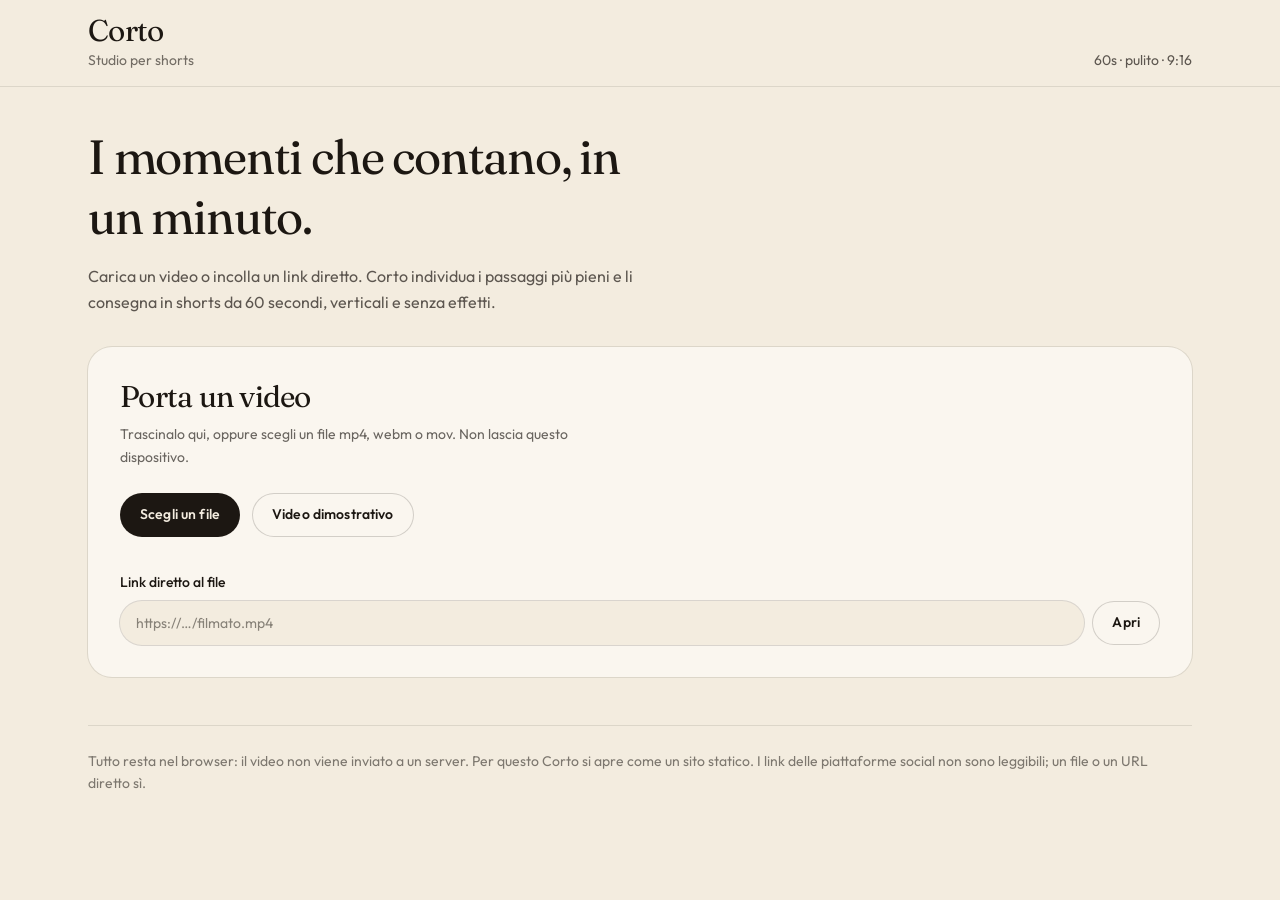
<file: index.html>
<!doctype html>
<html lang="it">
  <head>
    <meta charset="utf-8" />
    <meta name="viewport" content="width=device-width, initial-scale=1" />
    <title>Corto — shorts da 60 secondi</title>
    <meta
      name="description"
      content="Corto trova i momenti più importanti di un video e li monta in shorts da 60 secondi, puliti e verticali. Tutto nel browser."
    />
    <meta name="theme-color" content="#f3ecdf" />
    <link rel="icon" type="image/svg+xml" href="./favicon.svg" />
    <link rel="preconnect" href="https://fonts.googleapis.com" />
    <link rel="preconnect" href="https://fonts.gstatic.com" crossorigin />
    <link
      rel="stylesheet"
      href="https://fonts.googleapis.com/css2?family=Fraunces:opsz,wght@9..144,560;9..144,650&family=Outfit:wght@400;500;600&display=swap"
    />
    <script type="module" crossorigin src="./assets/index-DRXbq8BF.js"></script>
    <link rel="stylesheet" crossorigin href="./assets/index-ClUGBftg.css">
  </head>
  <body>
    <div id="root"></div>
  </body>
</html>
</file>
<file: assets/index-ClUGBftg.css>
/*! tailwindcss v4.3.3 | MIT License | https://tailwindcss.com */
@layer properties{@supports (((-webkit-hyphens:none)) and (not (margin-trim:inline))) or ((-moz-orient:inline) and (not (color:rgb(from red r g b)))){*,:before,:after,::backdrop{--tw-translate-x:0;--tw-translate-y:0;--tw-translate-z:0;--tw-border-style:solid;--tw-leading:initial;--tw-font-weight:initial;--tw-tracking:initial;--tw-shadow:0 0 #0000;--tw-shadow-color:initial;--tw-shadow-alpha:100%;--tw-inset-shadow:0 0 #0000;--tw-inset-shadow-color:initial;--tw-inset-shadow-alpha:100%;--tw-ring-color:initial;--tw-ring-shadow:0 0 #0000;--tw-inset-ring-color:initial;--tw-inset-ring-shadow:0 0 #0000;--tw-ring-inset:initial;--tw-ring-offset-width:0px;--tw-ring-offset-color:#fff;--tw-ring-offset-shadow:0 0 #0000;--tw-blur:initial;--tw-brightness:initial;--tw-contrast:initial;--tw-grayscale:initial;--tw-hue-rotate:initial;--tw-invert:initial;--tw-opacity:initial;--tw-saturate:initial;--tw-sepia:initial;--tw-drop-shadow:initial;--tw-drop-shadow-color:initial;--tw-drop-shadow-alpha:100%;--tw-drop-shadow-size:initial}}}@layer theme{:root,:host{--font-sans:"Outfit", ui-sans-serif, system-ui, sans-serif;--font-mono:ui-monospace, SFMono-Regular, Menlo, Monaco, Consolas, "Liberation Mono", "Courier New", monospace;--color-red-500:oklch(63.7% .237 25.331);--color-zinc-50:oklch(98.5% 0 none);--color-zinc-400:oklch(70.5% .015 286.067);--color-zinc-500:oklch(55.2% .016 285.938);--color-zinc-900:oklch(21% .006 285.885);--color-zinc-950:oklch(14.1% .005 285.823);--color-neutral-100:oklch(97% 0 none);--color-neutral-300:oklch(87% 0 none);--color-neutral-700:oklch(37.1% 0 none);--color-neutral-900:oklch(20.5% 0 none);--color-black:#000;--color-white:#fff;--spacing:.25rem;--container-sm:24rem;--container-md:28rem;--container-xl:36rem;--container-6xl:72rem;--text-sm:.875rem;--text-sm--line-height:calc(1.25 / .875);--text-base:1rem;--text-base--line-height:calc(1.5 / 1);--text-lg:1.125rem;--text-lg--line-height:calc(1.75 / 1.125);--text-2xl:1.5rem;--text-2xl--line-height:calc(2 / 1.5);--text-3xl:1.875rem;--text-3xl--line-height:calc(2.25 / 1.875);--text-4xl:2.25rem;--text-4xl--line-height:calc(2.5 / 2.25);--text-5xl:3rem;--text-5xl--line-height:1;--font-weight-medium:500;--font-weight-semibold:600;--tracking-tight:-.025em;--leading-tight:1.25;--leading-snug:1.375;--leading-relaxed:1.625;--radius-md:.375rem;--radius-xl:.75rem;--radius-2xl:1rem;--radius-3xl:1.5rem;--default-font-family:var(--font-sans);--default-mono-font-family:var(--font-mono);--font-display:"Fraunces", "Iowan Old Style", Palatino, "Palatino Linotype", serif;--color-ink:#1c1712;--color-paper:#f3ecdf;--color-sheet:#faf6ef;--color-brass:#8d5a2b;--color-stage:#16130f;--color-ivory:#f4efe6;--aspect-reel:9 / 16;--aspect-portrait:4 / 5;--spacing-guide-top:14%;--spacing-guide-bottom:20%;--spacing-title-x:8%;--spacing-title-y:70%}}@layer base{*,:after,:before,::backdrop{box-sizing:border-box;border:0 solid;margin:0;padding:0}::file-selector-button{box-sizing:border-box;border:0 solid;margin:0;padding:0}html,:host{-webkit-text-size-adjust:100%;tab-size:4;line-height:1.5;font-family:var(--default-font-family,-apple-system, BlinkMacSystemFont, "Segoe UI", Roboto, "Helvetica Neue", "Noto Sans", Arial, sans-serif, "Apple Color Emoji", "Segoe UI Emoji", "Segoe UI Symbol", "Noto Color Emoji");font-feature-settings:var(--default-font-feature-settings,normal);font-variation-settings:var(--default-font-variation-settings,normal);-webkit-tap-highlight-color:transparent}hr{height:0;color:inherit;border-top-width:1px}abbr:where([title]){-webkit-text-decoration:underline dotted;text-decoration:underline dotted}h1,h2,h3,h4,h5,h6{font-size:inherit;font-weight:inherit}a{color:inherit;-webkit-text-decoration:inherit;-webkit-text-decoration:inherit;-webkit-text-decoration:inherit;-webkit-text-decoration:inherit;text-decoration:inherit}b,strong{font-weight:bolder}code,kbd,samp,pre{font-family:var(--default-mono-font-family,ui-monospace, SFMono-Regular, Menlo, Monaco, Consolas, "Liberation Mono", "Courier New", monospace);font-feature-settings:var(--default-mono-font-feature-settings,normal);font-variation-settings:var(--default-mono-font-variation-settings,normal);font-size:1em}small{font-size:80%}sub,sup{vertical-align:baseline;font-size:75%;line-height:0;position:relative}sub{bottom:-.25em}sup{top:-.5em}table{text-indent:0;border-color:inherit;border-collapse:collapse}:-moz-focusring:where(:not(iframe)){outline:auto}progress{vertical-align:baseline}summary{display:list-item}ol,ul,menu{list-style:none}img,svg,video,canvas,audio,iframe,embed,object{vertical-align:middle;display:block}img,video{max-width:100%;height:auto}button,input,select,optgroup,textarea{font:inherit;font-feature-settings:inherit;font-variation-settings:inherit;letter-spacing:inherit;color:inherit;opacity:1;background-color:#0000;border-radius:0}::file-selector-button{font:inherit;font-feature-settings:inherit;font-variation-settings:inherit;letter-spacing:inherit;color:inherit;opacity:1;background-color:#0000;border-radius:0}:where(select:is([multiple],[size])) optgroup{font-weight:bolder}:where(select:is([multiple],[size])) optgroup option{padding-inline-start:20px}::file-selector-button{margin-inline-end:4px}::placeholder{opacity:1}@supports (not ((-webkit-appearance:-apple-pay-button))) or (contain-intrinsic-size:1px){::placeholder{color:currentColor}@supports (color:color-mix(in lab, red, red)){::placeholder{color:color-mix(in oklab, currentcolor 50%, transparent)}}}textarea{resize:vertical}::-webkit-search-decoration{-webkit-appearance:none}::-webkit-date-and-time-value{min-height:1lh;text-align:inherit}::-webkit-datetime-edit{display:inline-flex}::-webkit-datetime-edit-fields-wrapper{padding:0}::-webkit-datetime-edit{padding-block:0}::-webkit-datetime-edit-year-field{padding-block:0}::-webkit-datetime-edit-month-field{padding-block:0}::-webkit-datetime-edit-day-field{padding-block:0}::-webkit-datetime-edit-hour-field{padding-block:0}::-webkit-datetime-edit-minute-field{padding-block:0}::-webkit-datetime-edit-second-field{padding-block:0}::-webkit-datetime-edit-millisecond-field{padding-block:0}::-webkit-datetime-edit-meridiem-field{padding-block:0}::-webkit-calendar-picker-indicator{line-height:1}:-moz-ui-invalid{box-shadow:none}button,input:where([type=button],[type=reset],[type=submit]){appearance:button}::file-selector-button{appearance:button}::-webkit-inner-spin-button{height:auto}::-webkit-outer-spin-button{height:auto}[hidden]:where(:not([hidden=until-found])){display:none!important}html{--lightningcss-light:initial;--lightningcss-dark: ;color-scheme:light;background:var(--color-paper)}body{background:var(--color-paper);min-height:100dvh;color:var(--color-ink);font-family:var(--font-sans);font-synthesis:none}button:not(:disabled),[role=button]:not(:disabled){cursor:pointer}button:disabled{cursor:not-allowed}button:focus-visible,a:focus-visible,input:focus-visible,[role=slider]:focus-visible{outline:2px solid var(--color-brass);outline-offset:3px}::selection{background:#dbcabb}@supports (color:color-mix(in lab, red, red)){::selection{background:color-mix(in srgb, var(--color-brass) 32%, white)}}::selection{color:var(--color-ink)}}@layer components{.btn{letter-spacing:.01em;border-radius:999px;justify-content:center;align-items:center;gap:.5rem;min-height:2.75rem;padding-inline:1.25rem;font-size:.875rem;font-weight:560;transition:background-color .16s,color .16s,opacity .16s;display:inline-flex}.btn:disabled{opacity:.45}.btn-ink{background:var(--color-ink);color:var(--color-paper)}.btn-ink:hover:not(:disabled){background:#37332e}@supports (color:color-mix(in lab, red, red)){.btn-ink:hover:not(:disabled){background:color-mix(in srgb, var(--color-ink) 88%, white)}}.btn-line{color:var(--color-ink);background:0 0;box-shadow:inset 0 0 0 1px #1c17122e}@supports (color:color-mix(in lab, red, red)){.btn-line{box-shadow:inset 0 0 0 1px color-mix(in srgb, var(--color-ink) 18%, transparent)}}.btn-line:hover:not(:disabled){background:#1c17120d}@supports (color:color-mix(in lab, red, red)){.btn-line:hover:not(:disabled){background:color-mix(in srgb, var(--color-ink) 5%, transparent)}}.seg{color:#1c1712b8;border-radius:999px;justify-content:center;align-items:center;min-height:2.75rem;padding-inline:.9rem;font-size:.875rem;display:inline-flex}@supports (color:color-mix(in lab, red, red)){.seg{color:color-mix(in srgb, var(--color-ink) 72%, transparent)}}.seg[data-on=true]{background:var(--color-ink);color:var(--color-paper)}}@layer utilities{.pointer-events-none{pointer-events:none}.visible{visibility:visible}.sr-only{clip-path:inset(50%);white-space:nowrap;border-width:0;width:1px;height:1px;margin:-1px;padding:0;position:absolute;overflow:hidden}.absolute{position:absolute}.fixed{position:fixed}.relative{position:relative}.static{position:static}.inset-0{inset:0}.inset-x-0{inset-inline:0}.inset-x-title-x{inset-inline:var(--spacing-title-x)}.top-0{top:0}.top-title-y{top:var(--spacing-title-y)}.bottom-0{bottom:0}.bottom-3{bottom:calc(var(--spacing) * 3)}.left-3{left:calc(var(--spacing) * 3)}.mx-auto{margin-inline:auto}.mt-1{margin-top:var(--spacing)}.mt-2{margin-top:calc(var(--spacing) * 2)}.mt-3{margin-top:calc(var(--spacing) * 3)}.mt-4{margin-top:calc(var(--spacing) * 4)}.mt-5{margin-top:calc(var(--spacing) * 5)}.mt-6{margin-top:calc(var(--spacing) * 6)}.mt-8{margin-top:calc(var(--spacing) * 8)}.mt-12{margin-top:calc(var(--spacing) * 12)}.mb-2{margin-bottom:calc(var(--spacing) * 2)}.mb-3{margin-bottom:calc(var(--spacing) * 3)}.mb-6{margin-bottom:calc(var(--spacing) * 6)}.block{display:block}.flex{display:flex}.grid{display:grid}.hidden{display:none}.inline{display:inline}.table{display:table}.aspect-portrait{aspect-ratio:var(--aspect-portrait)}.aspect-reel{aspect-ratio:var(--aspect-reel)}.aspect-square{aspect-ratio:1}.size-4{width:calc(var(--spacing) * 4);height:calc(var(--spacing) * 4)}.size-5{width:calc(var(--spacing) * 5);height:calc(var(--spacing) * 5)}.size-10{width:calc(var(--spacing) * 10);height:calc(var(--spacing) * 10)}.size-11{width:calc(var(--spacing) * 11);height:calc(var(--spacing) * 11)}.h-0\.5{height:calc(var(--spacing) * .5)}.h-1{height:var(--spacing)}.h-8{height:calc(var(--spacing) * 8)}.h-11{height:calc(var(--spacing) * 11)}.h-full{height:100%}.h-guide-bottom{height:var(--spacing-guide-bottom)}.h-guide-top{height:var(--spacing-guide-top)}.max-h-96{max-height:calc(var(--spacing) * 96)}.min-h-dvh{min-height:100dvh}.min-h-screen{min-height:100vh}.w-8{width:calc(var(--spacing) * 8)}.w-14{width:calc(var(--spacing) * 14)}.w-full{width:100%}.max-w-6xl{max-width:var(--container-6xl)}.max-w-60{max-width:calc(var(--spacing) * 60)}.max-w-md{max-width:var(--container-md)}.max-w-sm{max-width:var(--container-sm)}.max-w-xl{max-width:var(--container-xl)}.min-w-0{min-width:0}.flex-1{flex:1}.shrink-0{flex-shrink:0}.grow{flex-grow:1}.translate-x-px{--tw-translate-x:1px;translate:var(--tw-translate-x) var(--tw-translate-y)}.cursor-pointer{cursor:pointer}.touch-none{touch-action:none}.flex-col{flex-direction:column}.flex-wrap{flex-wrap:wrap}.place-items-center{place-items:center}.items-baseline{align-items:baseline}.items-center{align-items:center}.items-end{align-items:flex-end}.items-start{align-items:flex-start}.justify-between{justify-content:space-between}.justify-center{justify-content:center}.justify-end{justify-content:flex-end}.gap-2{gap:calc(var(--spacing) * 2)}.gap-3{gap:calc(var(--spacing) * 3)}.gap-4{gap:calc(var(--spacing) * 4)}.gap-8{gap:calc(var(--spacing) * 8)}.truncate{text-overflow:ellipsis;white-space:nowrap;overflow:hidden}.overflow-hidden{overflow:hidden}.rounded-2xl{border-radius:var(--radius-2xl)}.rounded-3xl{border-radius:var(--radius-3xl)}.rounded-full{border-radius:2147483647px}.rounded-md{border-radius:var(--radius-md)}.rounded-xl{border-radius:var(--radius-xl)}.border{border-style:var(--tw-border-style);border-width:1px}.border-t{border-top-style:var(--tw-border-style);border-top-width:1px}.border-b{border-bottom-style:var(--tw-border-style);border-bottom-width:1px}.border-ink\/10{border-color:#1c17121a}@supports (color:color-mix(in lab, red, red)){.border-ink\/10{border-color:color-mix(in oklab, var(--color-ink) 10%, transparent)}}.border-neutral-300{border-color:var(--color-neutral-300)}.bg-black\/10{background-color:#0000001a}@supports (color:color-mix(in lab, red, red)){.bg-black\/10{background-color:color-mix(in oklab, var(--color-black) 10%, transparent)}}.bg-brass{background-color:var(--color-brass)}.bg-ink{background-color:var(--color-ink)}.bg-ink\/15{background-color:#1c171226}@supports (color:color-mix(in lab, red, red)){.bg-ink\/15{background-color:color-mix(in oklab, var(--color-ink) 15%, transparent)}}.bg-ivory{background-color:var(--color-ivory)}.bg-ivory\/20{background-color:#f4efe633}@supports (color:color-mix(in lab, red, red)){.bg-ivory\/20{background-color:color-mix(in oklab, var(--color-ivory) 20%, transparent)}}.bg-paper{background-color:var(--color-paper)}.bg-sheet{background-color:var(--color-sheet)}.bg-stage{background-color:var(--color-stage)}.bg-stage\/35{background-color:#16130f59}@supports (color:color-mix(in lab, red, red)){.bg-stage\/35{background-color:color-mix(in oklab, var(--color-stage) 35%, transparent)}}.bg-stage\/55{background-color:#16130f8c}@supports (color:color-mix(in lab, red, red)){.bg-stage\/55{background-color:color-mix(in oklab, var(--color-stage) 55%, transparent)}}.bg-zinc-50{background-color:var(--color-zinc-50)}.object-contain{object-fit:contain}.object-cover{object-fit:cover}.p-3{padding:calc(var(--spacing) * 3)}.p-4{padding:calc(var(--spacing) * 4)}.px-4{padding-inline:calc(var(--spacing) * 4)}.px-5{padding-inline:calc(var(--spacing) * 5)}.px-6{padding-inline:calc(var(--spacing) * 6)}.py-2{padding-block:calc(var(--spacing) * 2)}.py-3{padding-block:calc(var(--spacing) * 3)}.py-4{padding-block:calc(var(--spacing) * 4)}.py-8{padding-block:calc(var(--spacing) * 8)}.pt-1{padding-top:var(--spacing)}.pt-6{padding-top:calc(var(--spacing) * 6)}.text-center{text-align:center}.text-right{text-align:right}.font-display{font-family:var(--font-display)}.text-2xl{font-size:var(--text-2xl);line-height:var(--tw-leading,var(--text-2xl--line-height))}.text-3xl{font-size:var(--text-3xl);line-height:var(--tw-leading,var(--text-3xl--line-height))}.text-4xl{font-size:var(--text-4xl);line-height:var(--tw-leading,var(--text-4xl--line-height))}.text-base{font-size:var(--text-base);line-height:var(--tw-leading,var(--text-base--line-height))}.text-lg{font-size:var(--text-lg);line-height:var(--tw-leading,var(--text-lg--line-height))}.text-sm{font-size:var(--text-sm);line-height:var(--tw-leading,var(--text-sm--line-height))}.leading-none{--tw-leading:1;line-height:1}.leading-relaxed{--tw-leading:var(--leading-relaxed);line-height:var(--leading-relaxed)}.leading-snug{--tw-leading:var(--leading-snug);line-height:var(--leading-snug)}.leading-tight{--tw-leading:var(--leading-tight);line-height:var(--leading-tight)}.font-medium{--tw-font-weight:var(--font-weight-medium);font-weight:var(--font-weight-medium)}.font-semibold{--tw-font-weight:var(--font-weight-semibold);font-weight:var(--font-weight-semibold)}.tracking-tight{--tw-tracking:var(--tracking-tight);letter-spacing:var(--tracking-tight)}.break-words{overflow-wrap:break-word}.text-brass{color:var(--color-brass)}.text-ink{color:var(--color-ink)}.text-ink\/40{color:#1c171266}@supports (color:color-mix(in lab, red, red)){.text-ink\/40{color:color-mix(in oklab, var(--color-ink) 40%, transparent)}}.text-ink\/50{color:#1c171280}@supports (color:color-mix(in lab, red, red)){.text-ink\/50{color:color-mix(in oklab, var(--color-ink) 50%, transparent)}}.text-ink\/55{color:#1c17128c}@supports (color:color-mix(in lab, red, red)){.text-ink\/55{color:color-mix(in oklab, var(--color-ink) 55%, transparent)}}.text-ink\/60{color:#1c171299}@supports (color:color-mix(in lab, red, red)){.text-ink\/60{color:color-mix(in oklab, var(--color-ink) 60%, transparent)}}.text-ink\/65{color:#1c1712a6}@supports (color:color-mix(in lab, red, red)){.text-ink\/65{color:color-mix(in oklab, var(--color-ink) 65%, transparent)}}.text-ink\/70{color:#1c1712b3}@supports (color:color-mix(in lab, red, red)){.text-ink\/70{color:color-mix(in oklab, var(--color-ink) 70%, transparent)}}.text-ivory{color:var(--color-ivory)}.text-ivory\/80{color:#f4efe6cc}@supports (color:color-mix(in lab, red, red)){.text-ivory\/80{color:color-mix(in oklab, var(--color-ivory) 80%, transparent)}}.text-red-500{color:var(--color-red-500)}.text-zinc-500{color:var(--color-zinc-500)}.text-zinc-900{color:var(--color-zinc-900)}.underline-offset-4{text-underline-offset:4px}.opacity-70{opacity:.7}.shadow-xl{--tw-shadow:0 20px 25px -5px var(--tw-shadow-color,#0000001a), 0 8px 10px -6px var(--tw-shadow-color,#0000001a);box-shadow:var(--tw-inset-shadow), var(--tw-inset-ring-shadow), var(--tw-ring-offset-shadow), var(--tw-ring-shadow), var(--tw-shadow)}.ring-1{--tw-ring-shadow:var(--tw-ring-inset,) 0 0 0 calc(1px + var(--tw-ring-offset-width)) var(--tw-ring-color,currentcolor);box-shadow:var(--tw-inset-shadow), var(--tw-inset-ring-shadow), var(--tw-ring-offset-shadow), var(--tw-ring-shadow), var(--tw-shadow)}.ring-brass{--tw-ring-color:var(--color-brass)}.ring-ink{--tw-ring-color:var(--color-ink)}.ring-ink\/10{--tw-ring-color:#1c17121a}@supports (color:color-mix(in lab, red, red)){.ring-ink\/10{--tw-ring-color:color-mix(in oklab, var(--color-ink) 10%, transparent)}}.ring-ink\/15{--tw-ring-color:#1c171226}@supports (color:color-mix(in lab, red, red)){.ring-ink\/15{--tw-ring-color:color-mix(in oklab, var(--color-ink) 15%, transparent)}}.filter{filter:var(--tw-blur,) var(--tw-brightness,) var(--tw-contrast,) var(--tw-grayscale,) var(--tw-hue-rotate,) var(--tw-invert,) var(--tw-saturate,) var(--tw-sepia,) var(--tw-drop-shadow,)}@media (hover:hover){.hover\:bg-neutral-100:hover{background-color:var(--color-neutral-100)}.hover\:underline:hover{text-decoration-line:underline}}.disabled\:cursor-wait:disabled{cursor:wait}.disabled\:no-underline:disabled{text-decoration-line:none}@media (width>=40rem){.sm\:inline{display:inline}.sm\:flex-row{flex-direction:row}.sm\:px-6{padding-inline:calc(var(--spacing) * 6)}.sm\:px-8{padding-inline:calc(var(--spacing) * 8)}.sm\:py-10{padding-block:calc(var(--spacing) * 10)}.sm\:text-5xl{font-size:var(--text-5xl);line-height:var(--tw-leading,var(--text-5xl--line-height))}}@media (width>=64rem){.lg\:sticky{position:sticky}.lg\:top-4{top:calc(var(--spacing) * 4)}.lg\:col-span-2{grid-column:span 2/span 2}.lg\:col-span-3{grid-column:span 3/span 3}.lg\:grid-cols-5{grid-template-columns:repeat(5,minmax(0,1fr))}}@media (prefers-color-scheme:dark){.dark\:border-neutral-700{border-color:var(--color-neutral-700)}.dark\:bg-white\/20{background-color:#fff3}@supports (color:color-mix(in lab, red, red)){.dark\:bg-white\/20{background-color:color-mix(in oklab, var(--color-white) 20%, transparent)}}.dark\:bg-zinc-950{background-color:var(--color-zinc-950)}.dark\:text-zinc-50{color:var(--color-zinc-50)}.dark\:text-zinc-400{color:var(--color-zinc-400)}@media (hover:hover){.dark\:hover\:bg-neutral-900:hover{background-color:var(--color-neutral-900)}}}}@media (prefers-reduced-motion:reduce){.btn{transition:none}}@property --tw-translate-x{syntax:"*";inherits:false;initial-value:0}@property --tw-translate-y{syntax:"*";inherits:false;initial-value:0}@property --tw-translate-z{syntax:"*";inherits:false;initial-value:0}@property --tw-border-style{syntax:"*";inherits:false;initial-value:solid}@property --tw-leading{syntax:"*";inherits:false}@property --tw-font-weight{syntax:"*";inherits:false}@property --tw-tracking{syntax:"*";inherits:false}@property --tw-shadow{syntax:"*";inherits:false;initial-value:0 0 #0000}@property --tw-shadow-color{syntax:"*";inherits:false}@property --tw-shadow-alpha{syntax:"<percentage>";inherits:false;initial-value:100%}@property --tw-inset-shadow{syntax:"*";inherits:false;initial-value:0 0 #0000}@property --tw-inset-shadow-color{syntax:"*";inherits:false}@property --tw-inset-shadow-alpha{syntax:"<percentage>";inherits:false;initial-value:100%}@property --tw-ring-color{syntax:"*";inherits:false}@property --tw-ring-shadow{syntax:"*";inherits:false;initial-value:0 0 #0000}@property --tw-inset-ring-color{syntax:"*";inherits:false}@property --tw-inset-ring-shadow{syntax:"*";inherits:false;initial-value:0 0 #0000}@property --tw-ring-inset{syntax:"*";inherits:false}@property --tw-ring-offset-width{syntax:"<length>";inherits:false;initial-value:0}@property --tw-ring-offset-color{syntax:"*";inherits:false;initial-value:#fff}@property --tw-ring-offset-shadow{syntax:"*";inherits:false;initial-value:0 0 #0000}@property --tw-blur{syntax:"*";inherits:false}@property --tw-brightness{syntax:"*";inherits:false}@property --tw-contrast{syntax:"*";inherits:false}@property --tw-grayscale{syntax:"*";inherits:false}@property --tw-hue-rotate{syntax:"*";inherits:false}@property --tw-invert{syntax:"*";inherits:false}@property --tw-opacity{syntax:"*";inherits:false}@property --tw-saturate{syntax:"*";inherits:false}@property --tw-sepia{syntax:"*";inherits:false}@property --tw-drop-shadow{syntax:"*";inherits:false}@property --tw-drop-shadow-color{syntax:"*";inherits:false}@property --tw-drop-shadow-alpha{syntax:"<percentage>";inherits:false;initial-value:100%}@property --tw-drop-shadow-size{syntax:"*";inherits:false}
</file>
